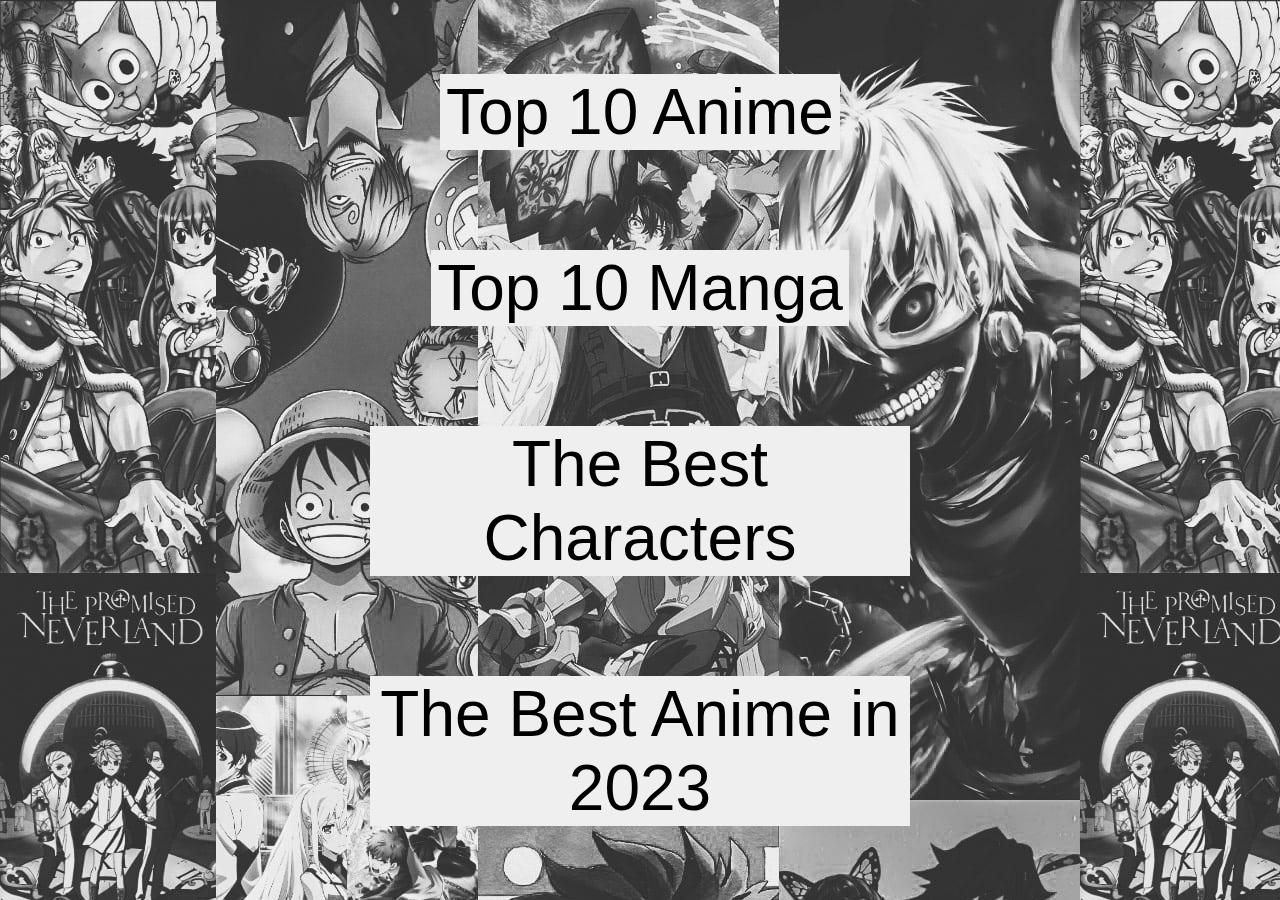
<file: index.html>
<!DOCTYPE html>
<html lang="en">
    <head>
        <link rel="stylesheet" href="style.css">
        <title>My Aime List Lite</title>
    </head>
    <body>
        <div class="middel">
            <button><a href="file:///home/ubada/CS50/week-8/anime/anime/anime.html" target="_blank">Top 10 Anime</a></button>
            <br>
            <button><a href="file:///home/ubada/CS50/week-8/anime/manga/manga.html" target="_blank">Top 10 Manga</a></button>
            <br>
            <button><a href="file:///home/ubada/CS50/week-8/anime/character/character.html" target="_blank">The Best Characters</a></button>
            <br>
            <button><a href="file:///home/ubada/CS50/week-8/anime/best/best.html" target="_blank">The Best Anime in 2023</a></button>
        </div>
    </body>
</html>
</file>
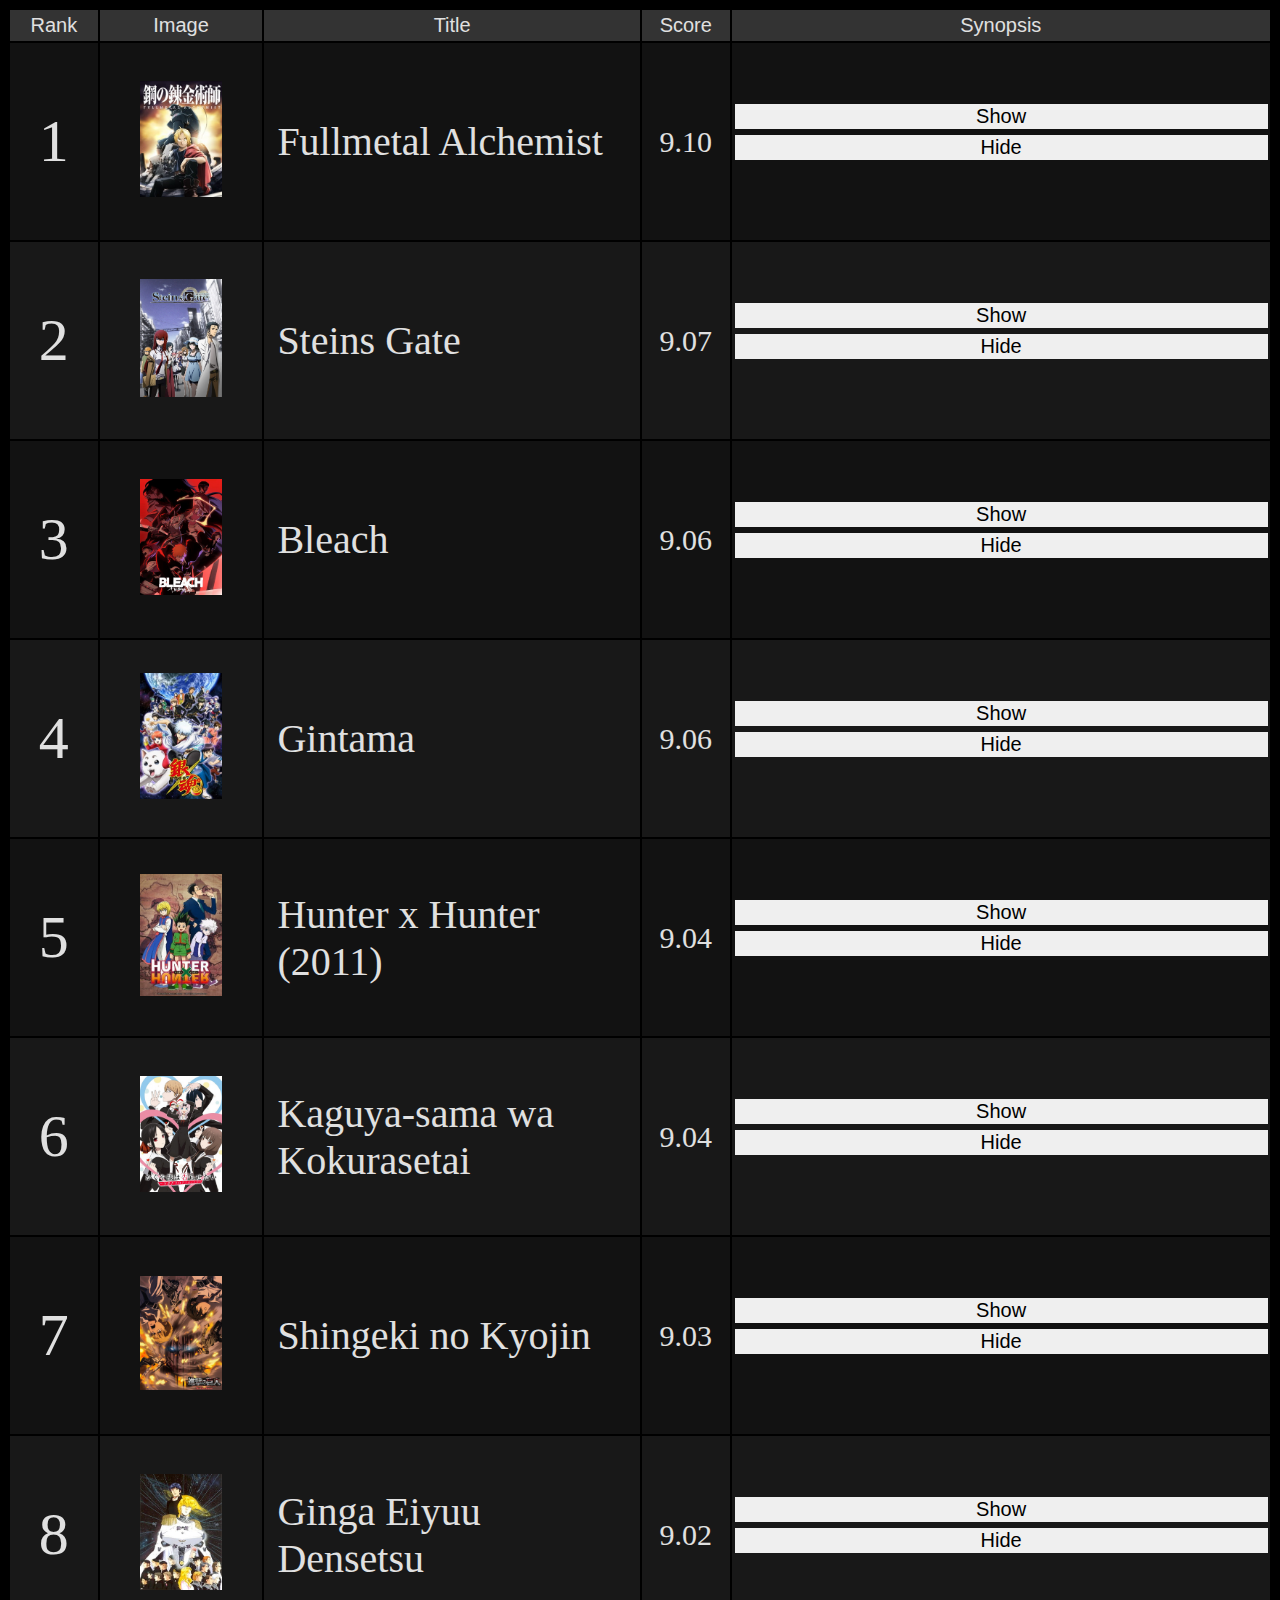
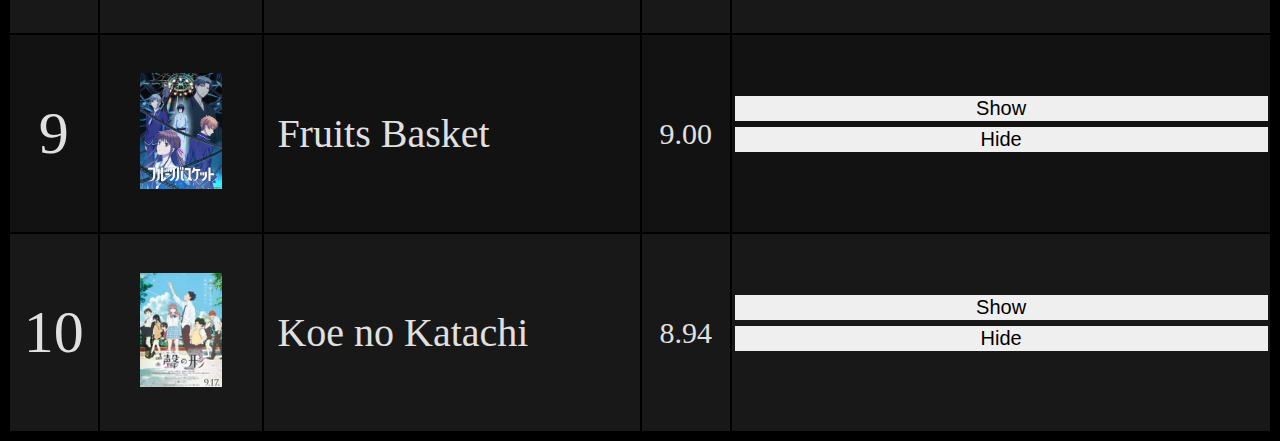
<file: anime/index.html>
<!DOCTYPE html>
<html lang="en">
    <head>
        <meta charset="UTF-8">
        <link rel="stylesheet" href="style.css">
        <link rel="stylesheet" href="">
        <title>Top 10 Anime</title>
    </head>
    <body>
        <table>
            <tr class="head">
                <td>Rank</td>
                <td>Image</td>
                <td class="title">Title</td>
                <td>Score</td>
                <td>Synopsis</td>
            </tr>
            <tr class="one">
                <td class="rank"><p class="r">1</p></td>
                <td class="img"><img src="0.jpg" class="img1"></td>
                <td class="t">Fullmetal Alchemist</td>
                <td class="rank"><p class="s">9.10</p></td>
                <td> 
                    <button class="click" class="b1">Show</button>
                    <button class="dis" class="b1">Hide</button>
                    <p class="Synopsis"></p>
                </td>
            </tr>
            <tr class="two">
                <td class="rank"><p class="r">2</p></td>
                <td class="img"><img src="1.jpg" class="img1"></td>
                <td class="t">Steins Gate</td>
                <td class="rank"><p class="s">9.07</p></td>
                <td> 
                    <button class="click">Show</button>
                    <button class="dis">Hide</button>
                    <p class="Synopsis"></p>
                </td>
            </tr>
            <tr class="one">
                <td class="rank"><p class="r">3</p></td>
                <td class="img"><img src="2.jpg" class="img1"></td>
                <td class="t">Bleach</td>
                <td class="rank"><p class="s">9.06</p></td>
                <td> 
                    <button class="click">Show</button>
                    <button class="dis">Hide</button>
                    <p class="Synopsis"></p>
                </td>
            </tr>
            <tr class="two">
                <td class="rank"><p class="r">4</p></td>
                <td class="img"><img src="3.jpg" class="img1"></td>
                <td class="t">Gintama</td>
                <td class="rank"><p class="s">9.06</p></td>
                <td> 
                    <button class="click">Show</button>
                    <button class="dis">Hide</button>
                    <p class="Synopsis"></p>
                </td>
            </tr>
            <tr class="one">
                <td class="rank"><p class="r">5</p></td>
                <td class="img"><img src="4.jpg" class="img1"></td>
                <td class="t">Hunter x Hunter (2011)</td>
                <td class="rank"><p class="s">9.04</p></td>
                <td> 
                    <button class="click">Show</button>
                    <button class="dis">Hide</button>
                    <p class="Synopsis"></p>
                </td>
            </tr>
            <tr class="two">
                <td class="rank"><p class="r">6</p></td>
                <td class="img"><img src="5.jpg" class="img1"></td>
                <td class="t">Kaguya-sama wa Kokurasetai</td>
                <td class="rank"><p class="s">9.04</p></td>
                <td> 
                    <button class="click">Show</button>
                    <button class="dis">Hide</button>
                    <p class="Synopsis"></p>
                </td>
            </tr>
            <tr class="one">
                <td class="rank"><p class="r">7</p></td>
                <td class="img"><img src="6.jpg" class="img1"></td>
                <td class="t">Shingeki no Kyojin</td>
                <td class="rank"><p class="s">9.03</p></td>
                <td> 
                    <button class="click">Show</button>
                    <button class="dis">Hide</button>
                    <p class="Synopsis"></p>
                </td>
            </tr>
            <tr class="two">
                <td class="rank"><p class="r">8</p></td>
                <td class="img"><img src="7.jpg" class="img1"></td>
                <td class="t">Ginga Eiyuu Densetsu</td>
                <td class="rank"><p class="s">9.02</p></td>
                <td> 
                    <button class="click">Show</button>
                    <button class="dis">Hide</button>
                    <p class="Synopsis"></p>
                </td>
            </tr>
            <tr class="one">
                <td class="rank"><p class="r">9</p></td>
                <td class="img"><img src="8.jpg" class="img1"></td>
                <td class="t">Fruits Basket</td>
                <td class="rank"><p class="s">9.00</p></td>
                <td> 
                    <button class="click">Show</button>
                    <button class="dis">Hide</button>
                    <p class="Synopsis"></p>
                </td>
            </tr>
            <tr class="two">
                <td class="rank"><p class="r">10</p></td>
                <td class="img"><img src="9.webp" class="img1"></td>
                <td class="t">Koe no Katachi</td>
                <td class="rank"><p class="s">8.94</p></td>
                <td> 
                    <button class="click">Show</button>
                    <button class="dis">Hide</button>
                    <p class="Synopsis"></p>
                </td>
            </tr>
        </table>
        <script>

            let show = document.querySelectorAll('.click');
            let hide = document.querySelectorAll('.dis');
            let par = document.querySelectorAll('.Synopsis');

            const p = ["After a horrific alchemy experiment goes wrong in the Elric household, brothers Edward and Alphonse are left in a catastrophic new reality. Ignoring the alchemical principle banning human transmutation, the boys attempted to bring their recently deceased mother back to life. Instead, they suffered brutal personal loss: Alphonse's body disintegrated while Edward lost a leg and then sacrificed an arm to keep Alphonse's soul in the physical realm by binding it to a hulking suit of armor.",
                        "Eccentric scientist Rintarou Okabe has a never-ending thirst for scientific exploration. Together with his ditzy but well-meaning friend Mayuri Shiina and his roommate Itaru Hashida, Rintarou founds the Future Gadget Laboratory in the hopes of creating technological innovations that baffle the human psyche. Despite claims of grandeur, the only notable gadget the trio have created is a microwave that has the mystifying power to turn bananas into green goo.",
                        "Substitute Soul Reaper Ichigo Kurosaki spends his days fighting against Hollows, dangerous evil spirits that threaten Karakura Town. Ichigo carries out his quest with his closest allies: Orihime Inoue, his childhood friend with a talent for healing; Yasutora Sado, his high school classmate with superhuman strength; and Uryuu Ishida, Ichigo's Quincy rival.",
                        "Gintoki, Shinpachi, and Kagura return as the fun-loving but broke members of the Yorozuya team! Living in an alternate-reality Edo, where swords are prohibited and alien overlords have conquered Japan, they try to thrive on doing whatever work they can get their hands on. However, Shinpachi and Kagura still haven't been paid... Does Gin-chan really spend all that cash playing pachinko?",
                        "Hunters devote themselves to accomplishing hazardous tasks, all from traversing the world's uncharted territories to locating rare items and monsters. Before becoming a Hunter, one must pass the Hunter Examination—a high-risk selection process in which most applicants end up handicapped or worse, deceased.",
                        "The elite members of Shuchiin Academy's student council continue their competitive day-to-day antics. Council president Miyuki Shirogane clashes daily against vice-president Kaguya Shinomiya, each fighting tooth and nail to trick the other into confessing their romantic love. Kaguya struggles within the strict confines of her wealthy, uptight family, rebelling against her cold default demeanor as she warms to Shirogane and the rest of her friends.",
                        "In the wake of Eren Yeager's cataclysmic actions, his friends and former enemies form an alliance against his genocidal rampage. Though once bitter foes, Armin Arlert, Mikasa Ackerman, and the remaining members of the Scout Regiment join forces with Reiner Braun and the survivors of the Marleyan military. Their meager united front sets out on a mission to stop Eren's wrath and—if possible—save their old comrade in the process.",
                        "The 150-year-long stalemate between the two interstellar superpowers, the Galactic Empire and the Free Planets Alliance, comes to an end when a new generation of leaders arises: the idealistic military genius Reinhard von Lohengramm, and the FPA's reserved historian, Yang Wenli.",
                        "Hundreds of years ago, the Chinese zodiac spirits and their god swore to stay together eternally. United by this promise, the possessed members of the Souma family shall always return to each other under any circumstances. Yet, when these bonds shackle them from freedom, it becomes an undesirable burden—a curse. As head of the clan, Akito is convinced that he shares a special connection with the other Soumas. While he desperately clings to this fantasy, the rest of the family remains isolated and suppressed by the fear of punishment.",
                        "As a wild youth, elementary school student Shouya Ishida sought to beat boredom in the cruelest ways. When the deaf Shouko Nishimiya transfers into his class, Shouya and the rest of his class thoughtlessly bully her for fun. However, when her mother notifies the school, he is singled out and blamed for everything done to her. With Shouko transferring out of the school, Shouya is left at the mercy of his classmates. He is heartlessly ostracized all throughout elementary and middle school, while teachers turn a blind eye."];

            for (let i = 0; i < 10; i++)
            {
                show[i].addEventListener('click', function(){
                    par[i].innerHTML = p[i];
                });

                hide[i].addEventListener('click', function(){
                    par[i].innerHTML = "";
                });
            }
        </script>
    </body>
</html>
</file>
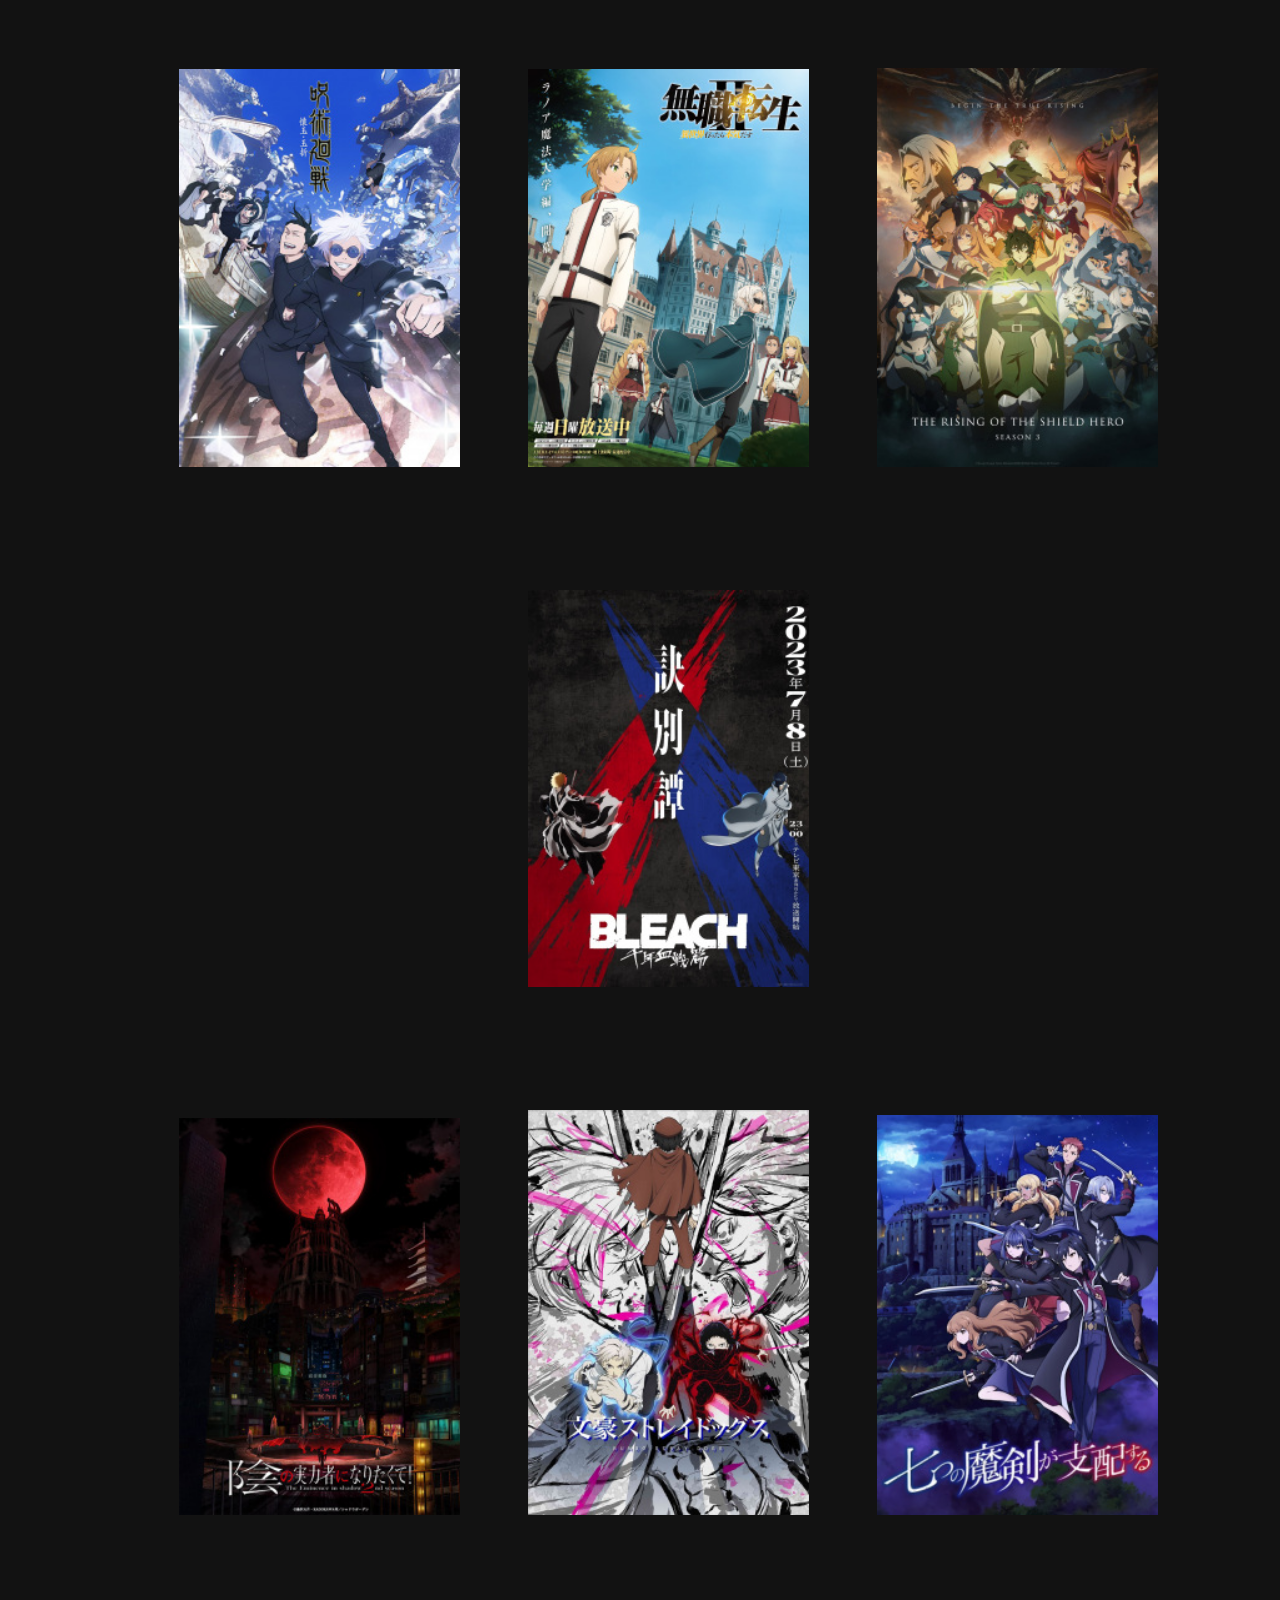
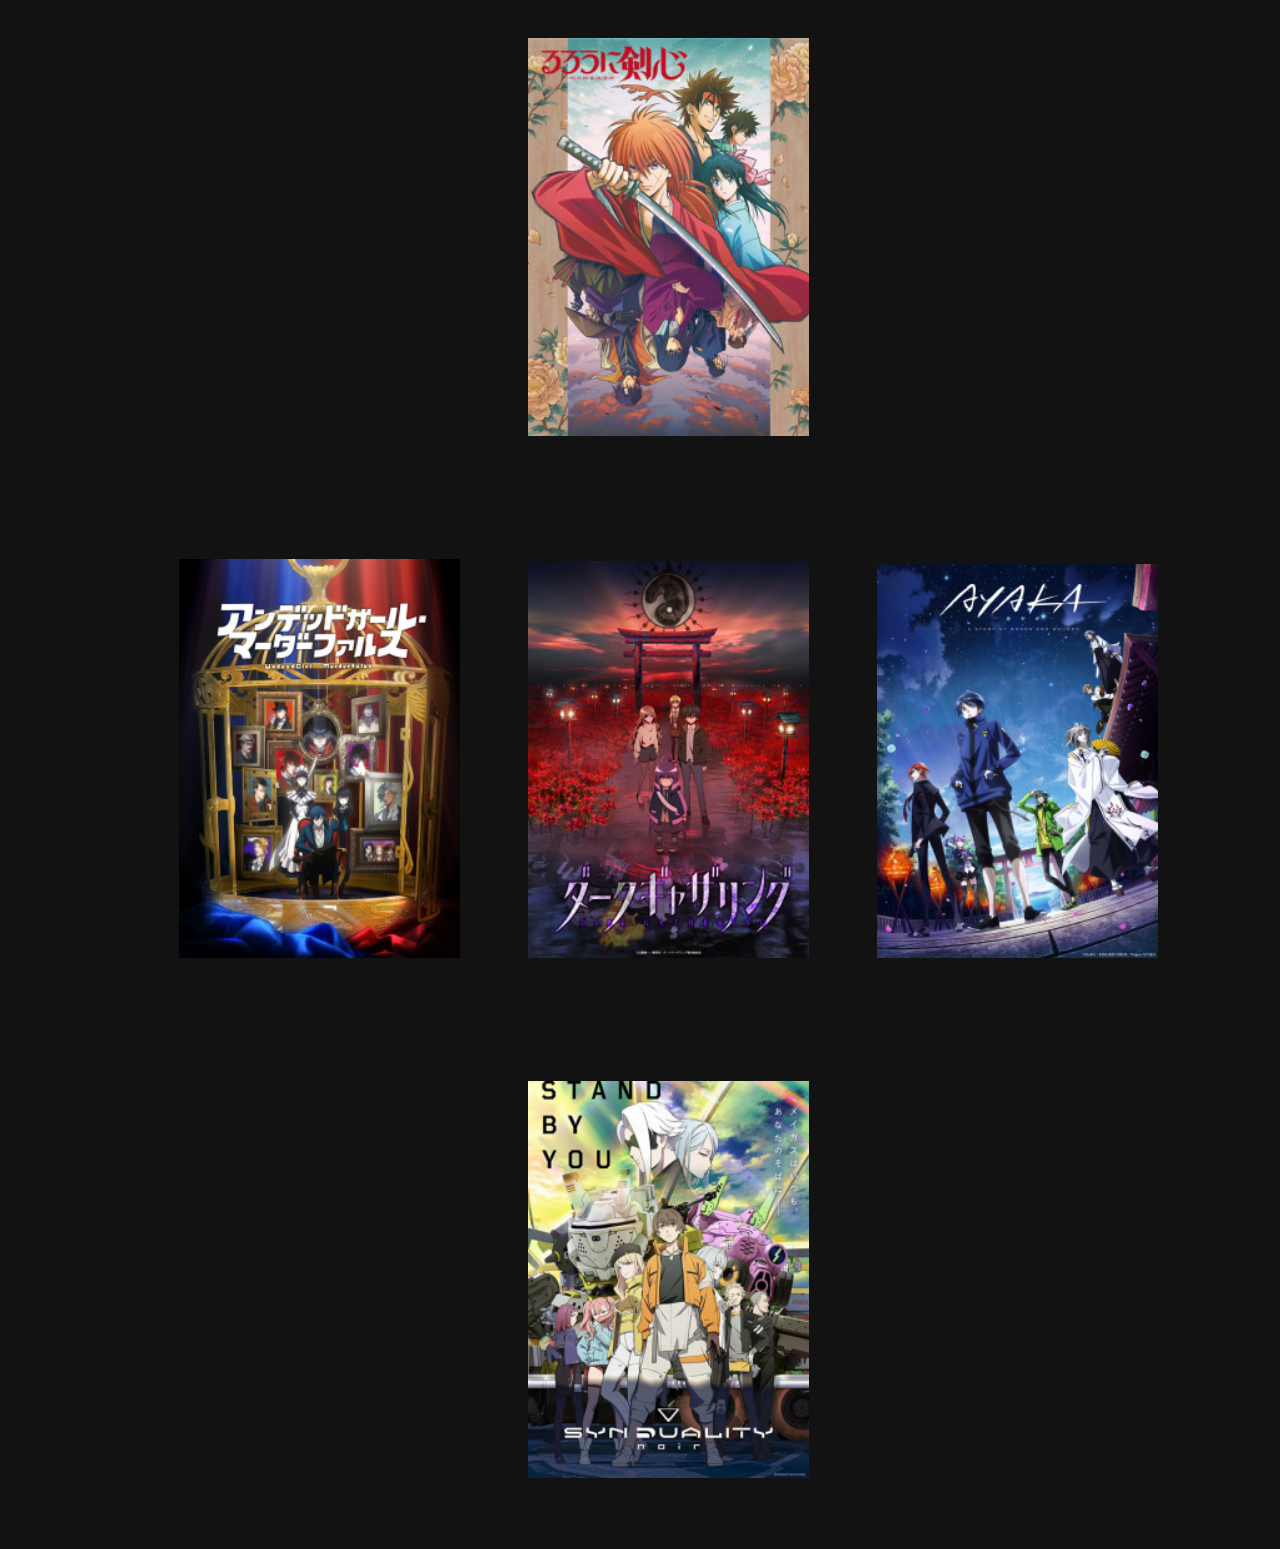
<file: best/index.html>
<!DOCTYPE html>
<html lang="en">
    <head>
        <meta charset="UTF-8">
        <link rel="stylesheet" href="style.css">
        <title>The Best Anime in 2023</title>
    </head>
    <body>
        
        <button class="anime"><img src="1.jpg" class="img"></button>
        <span class="name"></span>
        <span class="emogi"></span>
        <span class="rank"></span>
        
        <button class="anime"><img src="2.jpg" class="img"></button>
        <span class="name"></span>
        <span class="emogi"></span>
        <span class="rank"></span>
        
        <button class="anime"><img src="3.jpg" class="img"></button>
        <span class="name"></span>
        <span class="emogi"></span>
        <span class="rank"></span>
    
        
        <button class="anime"><img src="4.jpg" class="img"></button>
        <span class="name"></span>
        <span class="emogi"></span>
        <span class="rank"></span>
        <br>

        <button class="anime"><img src="5.jpg" class="img"></button>
        <span class="name"></span>
        <span class="emogi"></span>
        <span class="rank"></span>
        
        <button class="anime"><img src="6.jpg" class="img"></button>
        <span class="name"></span>
        <span class="emogi"></span>
        <span class="rank"></span>
        
        <button class="anime"><img src="7.jpg" class="img"></button>
        <span class="name"></span>
        <span class="emogi"></span>
        <span class="rank"></span>
    
        
        <button class="anime"><img src="8.jpg" class="img"></button>
        <span class="name"></span>
        <span class="emogi"></span>
        <span class="rank"></span>
        <br>

        <button class="anime"><img src="9.jpg" class="img"></button>
        <span class="name"></span>
        <span class="emogi"></span>
        <span class="rank"></span>
        
        <button class="anime"><img src="10.jpg" class="img"></button>
        <span class="name"></span>
        <span class="emogi"></span>
        <span class="rank"></span>
        
        <button class="anime"><img src="11.jpg" class="img"></button>
        <span class="name"></span>
        <span class="emogi"></span>
        <span class="rank"></span>
    
        
        <button class="anime"><img src="12.jpg" class="img"></button>
        <span class="name"></span>
        <span class="emogi"></span>
        <span class="rank"></span>

        <script>

            let anime = document.querySelectorAll('.anime');
            let name = document.querySelectorAll('.name');
            let rank = document.querySelectorAll('.rank')
            let emogi = document.querySelectorAll('.emogi')
            
            const namee =["Name: Jujutsu Kaisen",
                          "Name: Mushoku Tensei",
                          "Name: Tate no Yuusha no Nariagari",
                          "Name: Bleach",
                          "Name: Kage no Jitsuryokusha ni Naritakute!",
                          "Name: Bungou Stray Dogs",
                          "Name: Nanatsu no Maken ga Shihai suru",
                          "Name: Rurouni Kenshin",
                          "Name: Undead Girl Murder Farce",
                          "Name: Dark Gathering",
                          "Name: Ayaka",
                          "Name: Synduality: Noir"]

            const rankk =["Rank: 8.81",
                          "Rank: 8.59",
                          "Rank: N/A",
                          "Rank: 8.96",
                          "Rank: 8.45",
                          "Rank: 8.68",
                          "Rank: 6.79",
                          "Rank: 7.78",
                          "Rank: 7.82",
                          "Rank: 7.33",
                          "Rank: 6.11",
                          "Rank: 6.76"]

            for (let i = 0; i < 13; i++)
            {
                anime[i].addEventListener('click', function show(){

                    name[i].innerHTML = namee[i];
                    name[i].style.color = "#ccc";

                    emogi[i].innerHTML = "&#11088";

                    rank[i].innerHTML = rankk[i];
                    rank[i].style.color = "#ccc";

                    anime[i].addEventListener('click', function(){
                         name[i].innerHTML = "";
                         emogi[i].innerHTML = "";
                         rank[i].innerHTML = "";
                    });
                });
            }

        </script>
    </body>
</html>
</file>
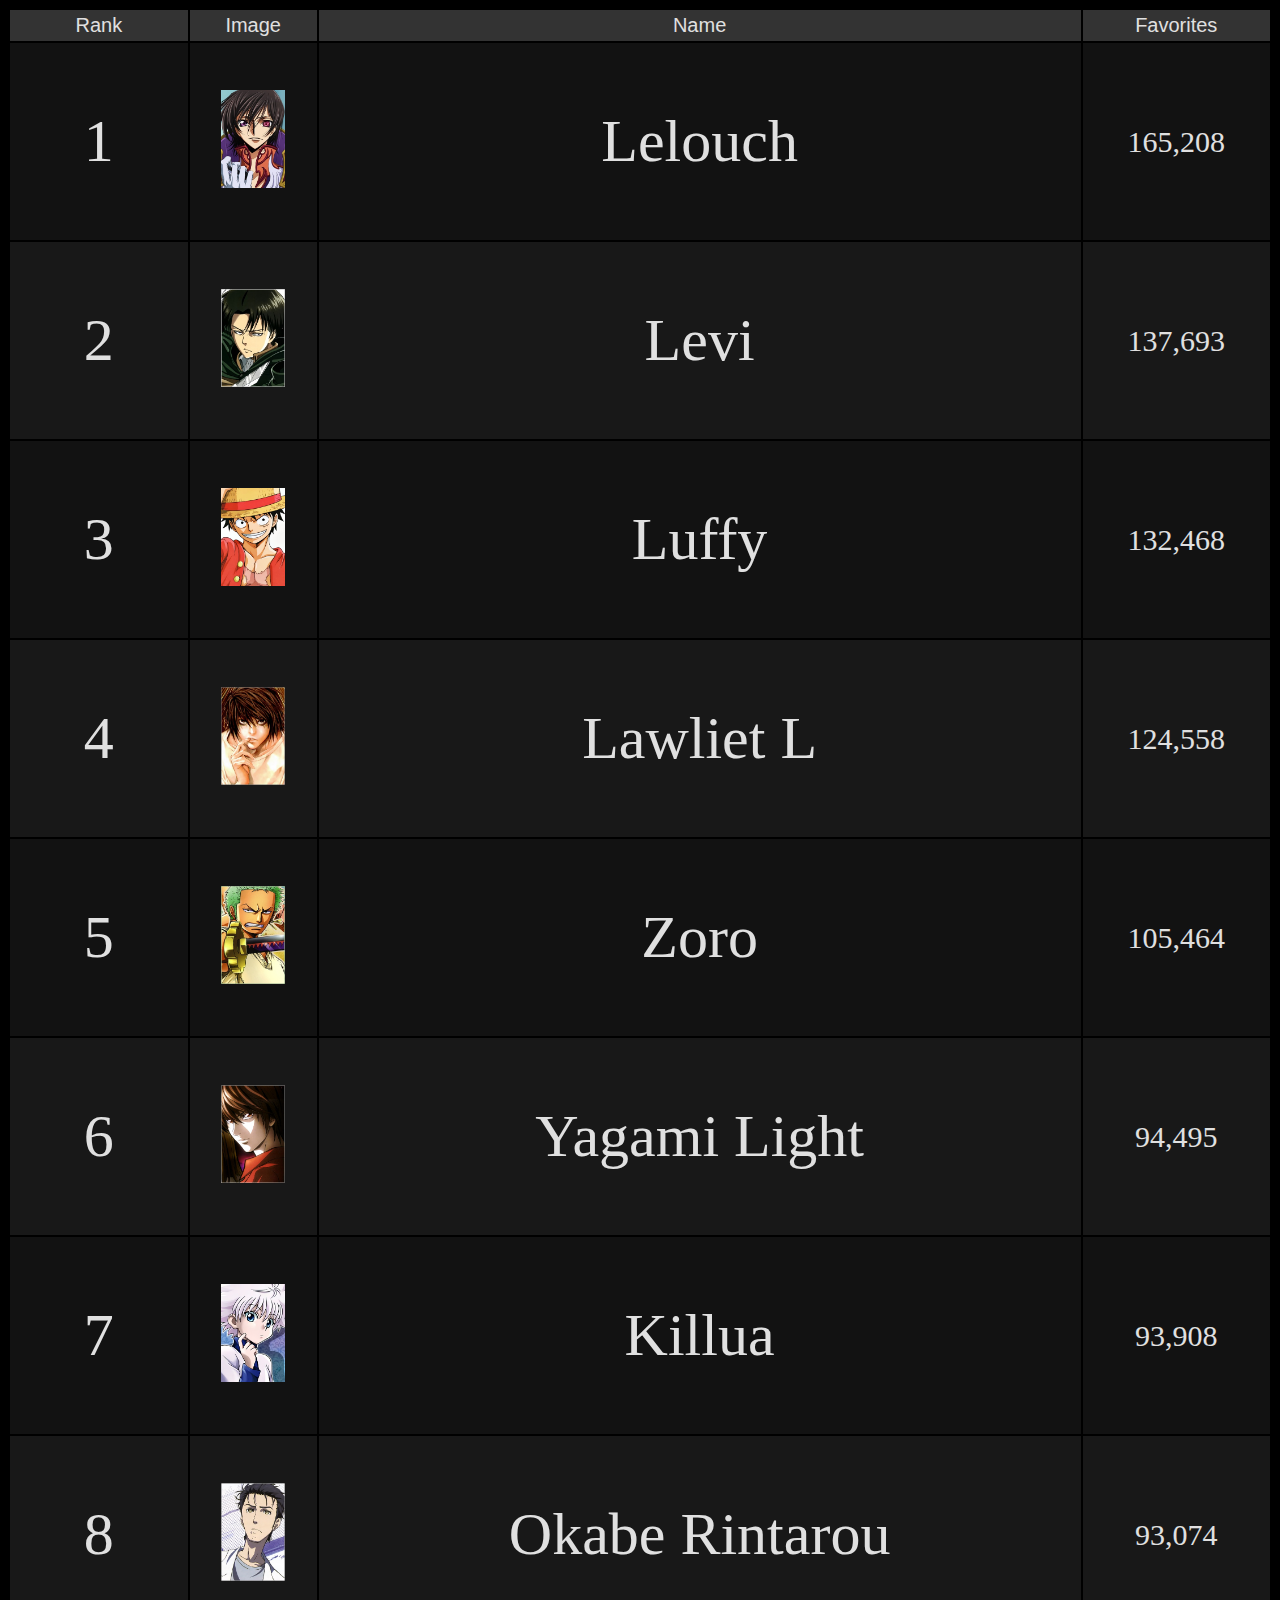
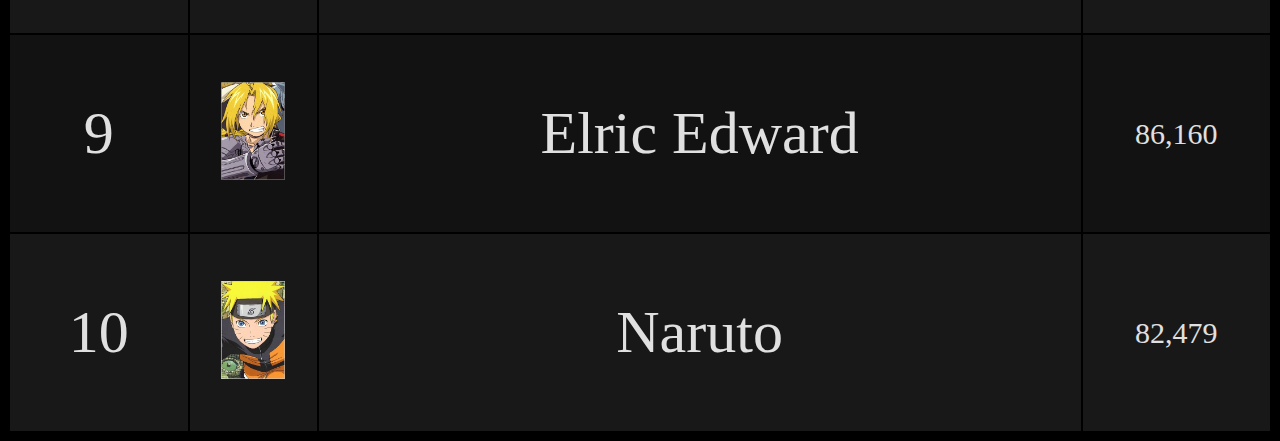
<file: character/index.html>
<!DOCTYPE html>
<html lang="en">
    <head>
        <meta charset="UTF-8">
        <link rel="stylesheet" href="style.css">
        <title>The Best characters</title>
    </head>
    <body>
        <table>
            <tr class="head">
                <td>Rank</td>
                <td>Image</td>
                <td class="title">Name</td>
                <td>Favorites</td>
            </tr>
            <tr class="one">
                <td class="rank"><p class="r">1</p></td>
                <td class="img"><img src="0.jpg" class="img1"></td>
                <td class="t">Lelouch</td>
                <td class="rank"><p class="s">165,208 </p></td>
            </tr>
            <tr class="two">
                <td class="rank"><p class="r">2</p></td>
                <td class="img"><img src="1.jpg" class="img1"></td>
                <td class="t">Levi</td>
                <td class="rank"><p class="s">137,693</p></td>
            </tr>
            <tr class="one">
                <td class="rank"><p class="r">3</p></td>
                <td class="img"><img src="2.jpg" class="img1"></td>
                <td class="t">Luffy</td>
                <td class="rank"><p class="s">132,468 </p></td>
            </tr>
            <tr class="two">
                <td class="rank"><p class="r">4</p></td>
                <td class="img"><img src="3.jpg" class="img1"></td>
                <td class="t">Lawliet L</td>
                <td class="rank"><p class="s">124,558 </p></td>
            </tr>
            <tr class="one">
                <td class="rank"><p class="r">5</p></td>
                <td class="img"><img src="4.jpg" class="img1"></td>
                <td class="t">Zoro</td>
                <td class="rank"><p class="s">105,464 </p></td>
            </tr>
            <tr class="two">
                <td class="rank"><p class="r">6</p></td>
                <td class="img"><img src="5.jpg" class="img1"></td>
                <td class="t">Yagami Light</td>
                <td class="rank"><p class="s">94,495 </p></td>
            </tr>
            <tr class="one">
                <td class="rank"><p class="r">7</p></td>
                <td class="img"><img src="6.jpg" class="img1"></td>
                <td class="t">Killua</td>
                <td class="rank"><p class="s">93,908</p></td>
            </tr>
            <tr class="two">
                <td class="rank"><p class="r">8</p></td>
                <td class="img"><img src="7.jpg" class="img1"></td>
                <td class="t">Okabe Rintarou</td>
                <td class="rank"><p class="s">93,074</p></td>
            </tr>
            <tr class="one">
                <td class="rank"><p class="r">9</p></td>
                <td class="img"><img src="8.jpg" class="img1"></td>
                <td class="t">Elric Edward</td>
                <td class="rank"><p class="s">86,160 </p></td>
            </tr>
            <tr class="two">
                <td class="rank"><p class="r">10</p></td>
                <td class="img"><img src="9.jpg" class="img1"></td>
                <td class="t">Naruto</td>
                <td class="rank"><p class="s">82,479</p></td>
            </tr>
        </table>
    </body>
</html>
</file>
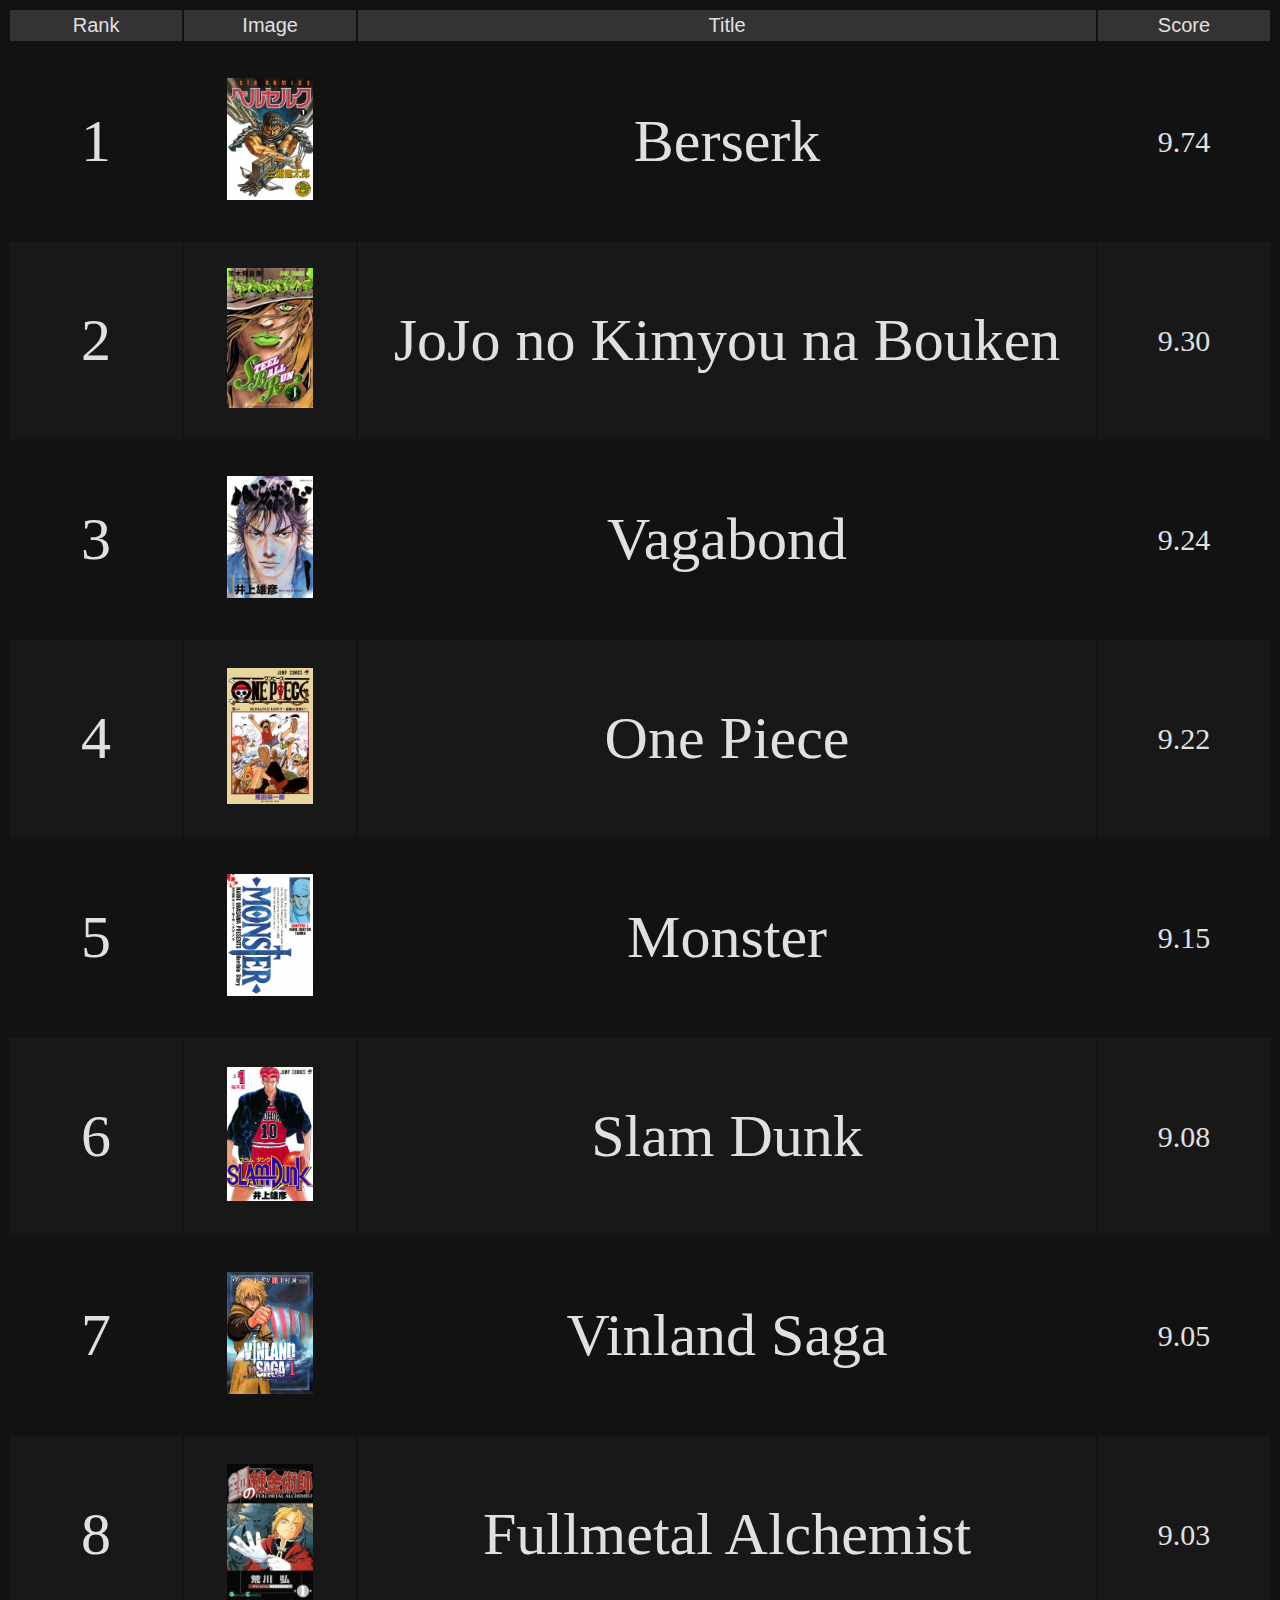
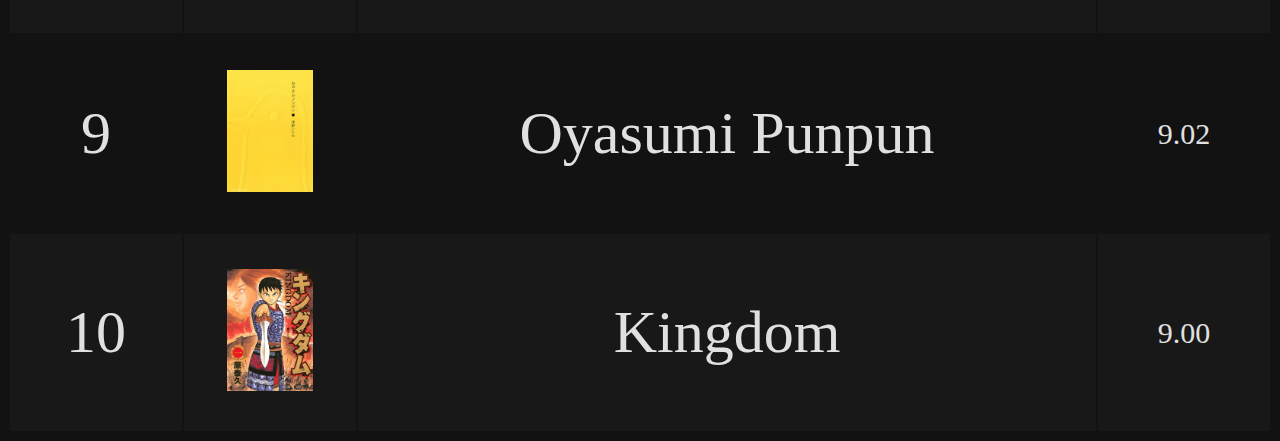
<file: manga/index.html>
<!DOCTYPE html>
<html lang="en">
    <head>
        <meta charset="UTF-8">
        <link rel="stylesheet" href="style.css">
        <link rel="stylesheet" href="">
        <title>Top 10 Manga</title>
    </head>
    <body>
        <table>
            <tr class="head">
                <td>Rank</td>
                <td>Image</td>
                <td class="title">Title</td>
                <td>Score</td>
            </tr>
            <tr class="one">
                <td class="rank"><p class="r">1</p></td>
                <td class="img"><img src="0.jpg" class="img1"></td>
                <td class="t">Berserk</td>
                <td class="rank"><p class="s">9.74</p></td>
            </tr>
            <tr class="two">
                <td class="rank"><p class="r">2</p></td>
                <td class="img"><img src="1.jpg" class="img1"></td>
                <td class="t">JoJo no Kimyou na Bouken</td>
                <td class="rank"><p class="s">9.30</p></td>
            </tr>
            <tr class="one">
                <td class="rank"><p class="r">3</p></td>
                <td class="img"><img src="2.jpg" class="img1"></td>
                <td class="t">Vagabond</td>
                <td class="rank"><p class="s">9.24</p></td>
            </tr>
            <tr class="two">
                <td class="rank"><p class="r">4</p></td>
                <td class="img"><img src="3.jpg" class="img1"></td>
                <td class="t">One Piece</td>
                <td class="rank"><p class="s">9.22</p></td>
            </tr>
            <tr class="one">
                <td class="rank"><p class="r">5</p></td>
                <td class="img"><img src="4.jpg" class="img1"></td>
                <td class="t">Monster</td>
                <td class="rank"><p class="s">9.15</p></td>
            </tr>
            <tr class="two">
                <td class="rank"><p class="r">6</p></td>
                <td class="img"><img src="5.jpg" class="img1"></td>
                <td class="t">Slam Dunk</td>
                <td class="rank"><p class="s">9.08</p></td>
            </tr>
            <tr class="one">
                <td class="rank"><p class="r">7</p></td>
                <td class="img"><img src="6.jpg" class="img1"></td>
                <td class="t">Vinland Saga</td>
                <td class="rank"><p class="s">9.05</p></td>
            </tr>
            <tr class="two">
                <td class="rank"><p class="r">8</p></td>
                <td class="img"><img src="7.jpg" class="img1"></td>
                <td class="t">Fullmetal Alchemist</td>
                <td class="rank"><p class="s">9.03</p></td>
            </tr>
            <tr class="one">
                <td class="rank"><p class="r">9</p></td>
                <td class="img"><img src="8.jpg" class="img1"></td>
                <td class="t">Oyasumi Punpun</td>
                <td class="rank"><p class="s">9.02</p></td>
            </tr>
            <tr class="two">
                <td class="rank"><p class="r">10</p></td>
                <td class="img"><img src="9.jpg" class="img1"></td>
                <td class="t">Kingdom</td>
                <td class="rank"><p class="s">9.00</p></td>
            </tr>
        </table>
    </body>
</html>
</file>
<file: style.css>
body
{
    background-image: url('peakpx.jpg');
    background-repeat: repeat;
}

a
{
    text-decoration: none;
    color: black;
}

a:hover
{
    font-weight: bold;
    color: rgb(255, 255, 255);
}

.middel
{
    position: absolute;
    top: 50%;
    left: 50%;
    transform: translate(-50%,-50%);
    text-align: center;
}

button
{
    border: 0px;
    font-size: 400%;
    margin: 50px;
}

button:hover
{
    background-color: rgb(120, 120, 120);
}
</file>
<file: anime/style.css>
body
{
    background-color: black;
}

table
{
    width: 100%;
}

table td
{
    padding: 4px 0;
}

table tr
{
    font-size: 20px;
}

.img1
{
    width: 50%;
    height: 50%;
}

.img
{
    text-align: center;
    width: 13%;
}

.t
{
    padding: 13px;
    font-size: 200%;
}

.head
{
    color: #e0e0e0;
    font-family: Avenir,lucida grande,tahoma,verdana,arial,sans-serif;
    padding: 4px 0;
    text-align: center;
    background-color: #333;
    border: #333 0 solid;
}

.one
{
    background-color: #121212;
    color: #e0e0e0;
}

.two
{
    background-color: #181818;
    color: #e0e0e0;
}

.r
{
    font-size: 300%;
}

.s
{
    font-size: 150%;
}

.rank
{
    text-align: center;
    width: 7%;
}

.title
{
    width: 30%;
}

button
{
    border: 0px;
    margin: 3px;
    font-size: 100%;
    width: 99%;
    cursor: pointer;
}
</file>
<file: best/style.css>
body
{
    text-align: center;
    background-color: #121212;
}

button
{
    cursor: pointer;
    padding: 60px;
    background-color: #121212;
    border: 0px;
}

img
{
    width: 125%;
}

span
{
    font-size: 130%;
}
</file>
<file: character/style.css>
body
{
    background-color: black;
}

table
{
    width: 100%;
}

table td
{
    padding: 4px 0;
}

table tr
{
    font-size: 20px;
}

.img1
{
    width: 50%;
    height: 50%;
}

.img
{
    text-align: center;
    width: 5%;
}

.t
{
    padding: 10px;
    text-align: center;
    font-size: 300%;
}

.head
{
    color: #e0e0e0;
    font-family: Avenir,lucida grande,tahoma,verdana,arial,sans-serif;
    padding: 4px 0;
    text-align: center;
    background-color: #333;
    border: #333 0 solid;
}

.one
{
    background-color: #121212;
    color: #e0e0e0;
}

.two
{
    background-color: #181818;
    color: #e0e0e0;
}

.r
{
    font-size: 300%;
}

.s
{
    font-size: 150%;
}

.rank
{
    text-align: center;
    width: 7%;
}

.title
{
    width: 30%;
}
</file>
<file: manga/style.css>
body
{
    background-color: #121212;
}

table
{
    width: 100%;
}

table td
{
    padding: 4px 0;
}

table tr
{
    font-size: 20px;
}

.img1
{
    width: 50%;
    height: 50%;
}

.img
{
    text-align: center;
    width: 7%;
}

.t
{
    padding: 10px;
    text-align: center;
    font-size: 300%;
}

.head
{
    color: #e0e0e0;
    font-family: Avenir,lucida grande,tahoma,verdana,arial,sans-serif;
    padding: 4px 0;
    text-align: center;
    background-color: #333;
    border: #333 0 solid;
}

.one
{
    background-color: #121212;
    color: #e0e0e0;
}

.two
{
    background-color: #181818;
    color: #e0e0e0;
}

.r
{
    font-size: 300%;
}

.s
{
    font-size: 150%;
}

.rank
{
    text-align: center;
    width: 7%;
}

.title
{
    width: 30%;
}
</file>
